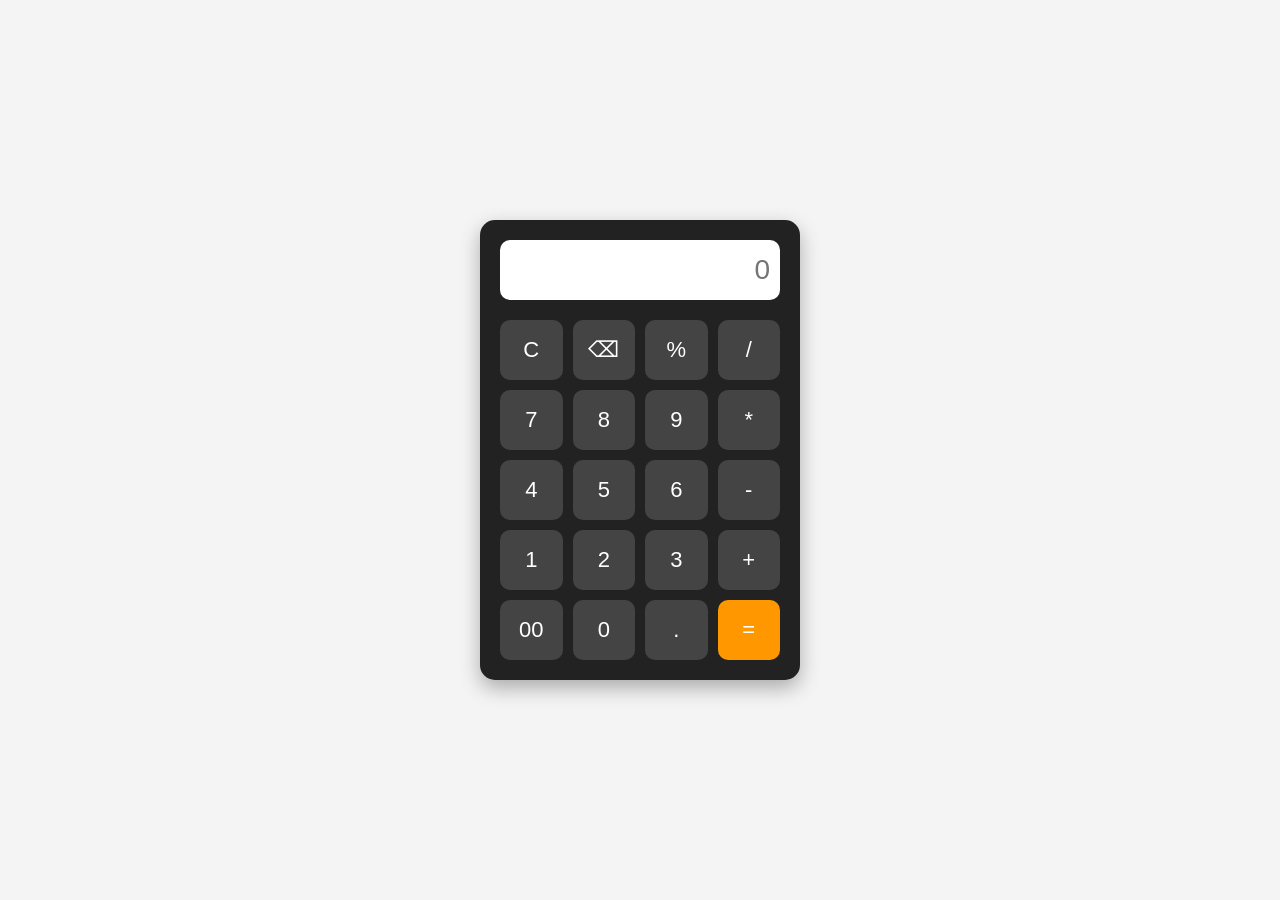
<file: Calculator/index.html>
<!DOCTYPE html>
<html lang="en">
<head>
    <meta charset="UTF-8">
    <meta name="viewport" content="width=device-width, initial-scale=1.0">
    <title>Calculator</title>

    <!-- Link CSS File -->

    <link rel="stylesheet" href="style.css">
</head>
<body>

    <div class="calculator">

        <!-- Display Screen -->

        <input type="text" id="display" placeholder="0" readonly>

        <!-- Buttons -->
         
        <div class="buttons">

            <button>C</button>
            <button>⌫</button>
            <button>%</button>
            <button>/</button>

            <button>7</button>
            <button>8</button>
            <button>9</button>
            <button>*</button>

            <button>4</button>
            <button>5</button>
            <button>6</button>
            <button>-</button>

            <button>1</button>
            <button>2</button>
            <button>3</button>
            <button>+</button>

            <button>00</button>
            <button>0</button>
            <button>.</button>
            <button>=</button>

        </div>

    </div>

    <script src="script.js"></script>

</body>
</html>
</file>
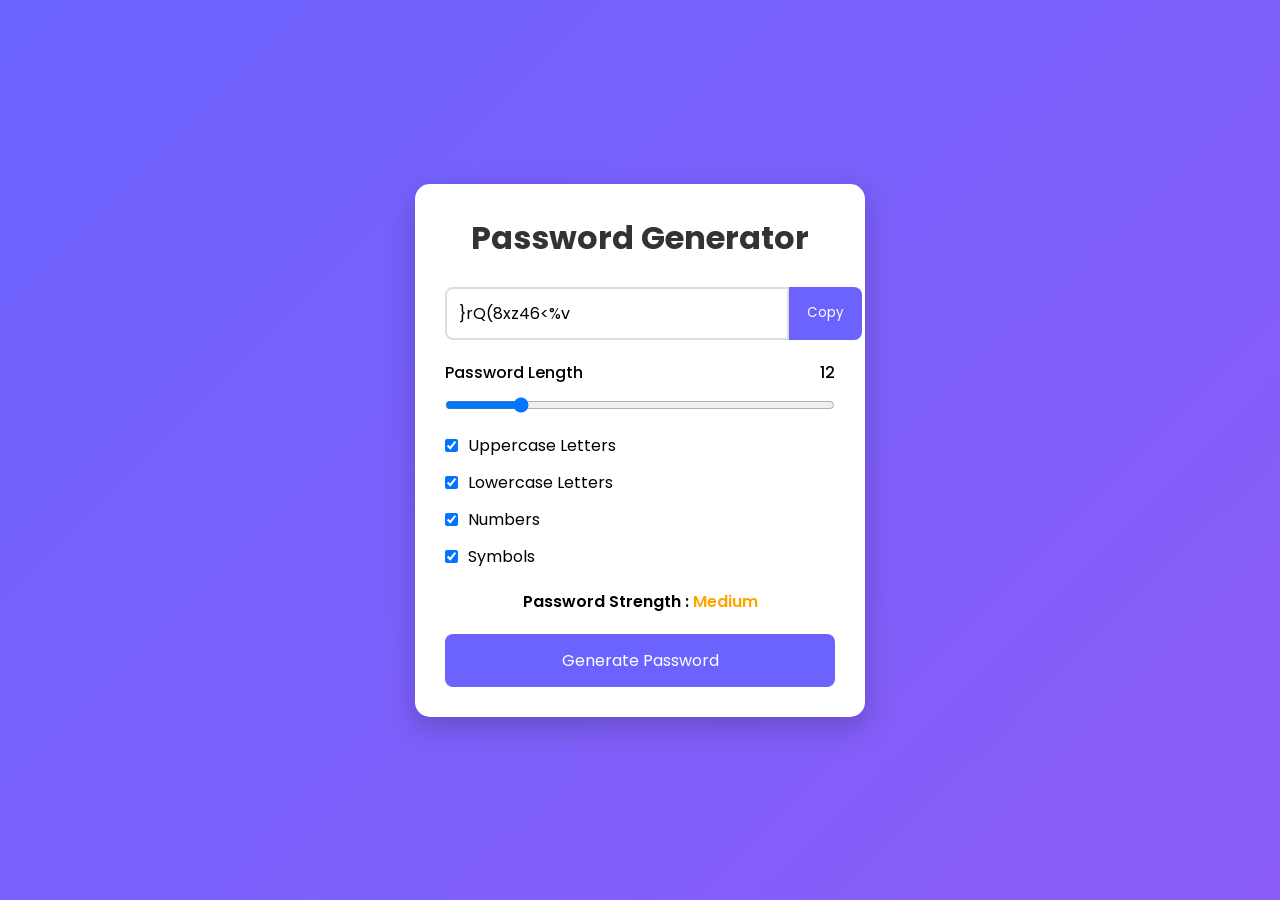
<file: Password_Generator/index.html>
<!DOCTYPE html>
<html lang="en">

<head>

    <meta charset="UTF-8">

    <meta name="viewport" content="width=device-width, initial-scale=1.0">

    <title>Password Generator</title>

    <link rel="stylesheet" href="style.css">

</head>

<body>

    <div class="container">

        <h1>Password Generator</h1>

        <div class="password-box">

            <input
                type="text"
                id="password"
                placeholder="Your Password"
                readonly>

            <button id="copyBtn">
                Copy
            </button>

        </div>

        <div class="setting">

            <label for="length">
                Password Length
            </label>

            <span id="lengthValue">12</span>

        </div>

        <input
            type="range"
            id="length"
            min="8"
            max="30"
            value="12">

        <div class="options">

            <label>
                <input
                    type="checkbox"
                    id="uppercase"
                    checked>

                Uppercase Letters
            </label>

            <label>
                <input
                    type="checkbox"
                    id="lowercase"
                    checked>

                Lowercase Letters
            </label>

            <label>
                <input
                    type="checkbox"
                    id="numbers"
                    checked>

                Numbers
            </label>

            <label>
                <input
                    type="checkbox"
                    id="symbols"
                    checked>

                Symbols
            </label>

        </div>

        <div class="strength">

            Password Strength :

            <span id="strengthText">

                Strong

            </span>

        </div>

        <button id="generateBtn">

            Generate Password

        </button>

    </div>

    <script src="script.js"></script>

</body>

</html>
</file>
<file: Calculator/style.css>
/* Remove default spacing */

* {
    margin: 0;
    padding: 0;
    box-sizing: border-box;
    font-family: Arial, sans-serif;
}

/* Center calculator on the page */

body {
    display: flex;
    justify-content: center;
    align-items: center;
    height: 100vh;
    background: #f4f4f4;
}

/* Calculator Box */

.calculator {
    width: 320px;
    background: #222;
    padding: 20px;
    border-radius: 15px;
    box-shadow: 0 8px 20px rgba(0,0,0,0.3);
}

/* Display Screen */

#display {
    width: 100%;
    height: 60px;
    border: none;
    outline: none;
    margin-bottom: 20px;
    padding: 10px;
    font-size: 28px;
    text-align: right;
    border-radius: 10px;
    background: white;
}

/* Button Container */

.buttons {
    display: grid;
    grid-template-columns: repeat(4, 1fr);
    gap: 10px;
}

/* All Buttons */

button {
    height: 60px;
    border: none;
    border-radius: 10px;
    font-size: 22px;
    cursor: pointer;
    background: #444;
    color: white;
    transition: 0.3s;
}

/* Hover Effect */

button:hover {
    background: #666;
}

/* Click Effect */

button:active {
    transform: scale(0.95);
}

/* Equal Button */

button:last-child {
    background: #ff9800;
}

button:last-child:hover {
    background: #e68900;
}
</file>
<file: Password_Generator/style.css>
@import url('https://fonts.googleapis.com/css2?family=Poppins:wght@300;400;500;600;700&display=swap');
*{
    margin:0;
    padding:0;
    box-sizing:border-box;
    font-family:'Poppins',sans-serif;
}
body{
    display:flex;
    justify-content:center;
    align-items:center;
    min-height:100vh;
    background:linear-gradient(135deg,#6C63FF,#8B5CF6);
    padding:20px;
}
.container{
    width:100%;
    max-width:450px;
    background:#ffffff;
    border-radius:15px;
    padding:30px;
    box-shadow:0 10px 30px rgba(0,0,0,0.2);
}
.container h1{
    text-align:center;
    color:#333;
    margin-bottom:25px;
}
.password-box{
    display:flex;
    margin-bottom:20px;
}
.password-box input{
    flex:1;
    padding:12px;
    border:2px solid #ddd;
    border-radius:8px 0 0 8px;
    outline:none;
    font-size:16px;
}
.password-box button{
    padding:12px 18px;
    border:none;
    background:#6C63FF;
    color:white;
    cursor:pointer;
    border-radius:0 8px 8px 0;
    transition:0.3s;
}
.password-box button:hover{
    background:#5A52E0;
}
.setting{
    display:flex;
    justify-content:space-between;
    margin-bottom:10px;
    font-weight:500;
}
#length{
    width:100%;
    margin-bottom:20px;
}
.options{
    display:flex;
    flex-direction:column;
    gap:12px;
    margin-bottom:20px;
}
.options label{
    display:flex;
    align-items:center;
    gap:10px;
    cursor:pointer;
}
.strength{
    text-align:center;
    margin-bottom:20px;
    font-weight:600;
}
#strengthText{
    color:green;
}
#generateBtn{
    width:100%;
    padding:14px;
    border:none;
    background:#6C63FF;
    color:white;
    border-radius:8px;
    font-size:16px;
    cursor:pointer;
    transition:0.3s;
}
#generateBtn:hover{
    background:#5A52E0;
}
@media(max-width:500px){

    .container{
        padding:20px;
    }

    .container h1{
        font-size:24px;
    }

    .password-box input{
        font-size:14px;
    }

    #generateBtn{
        font-size:15px;
    }

}
</file>
